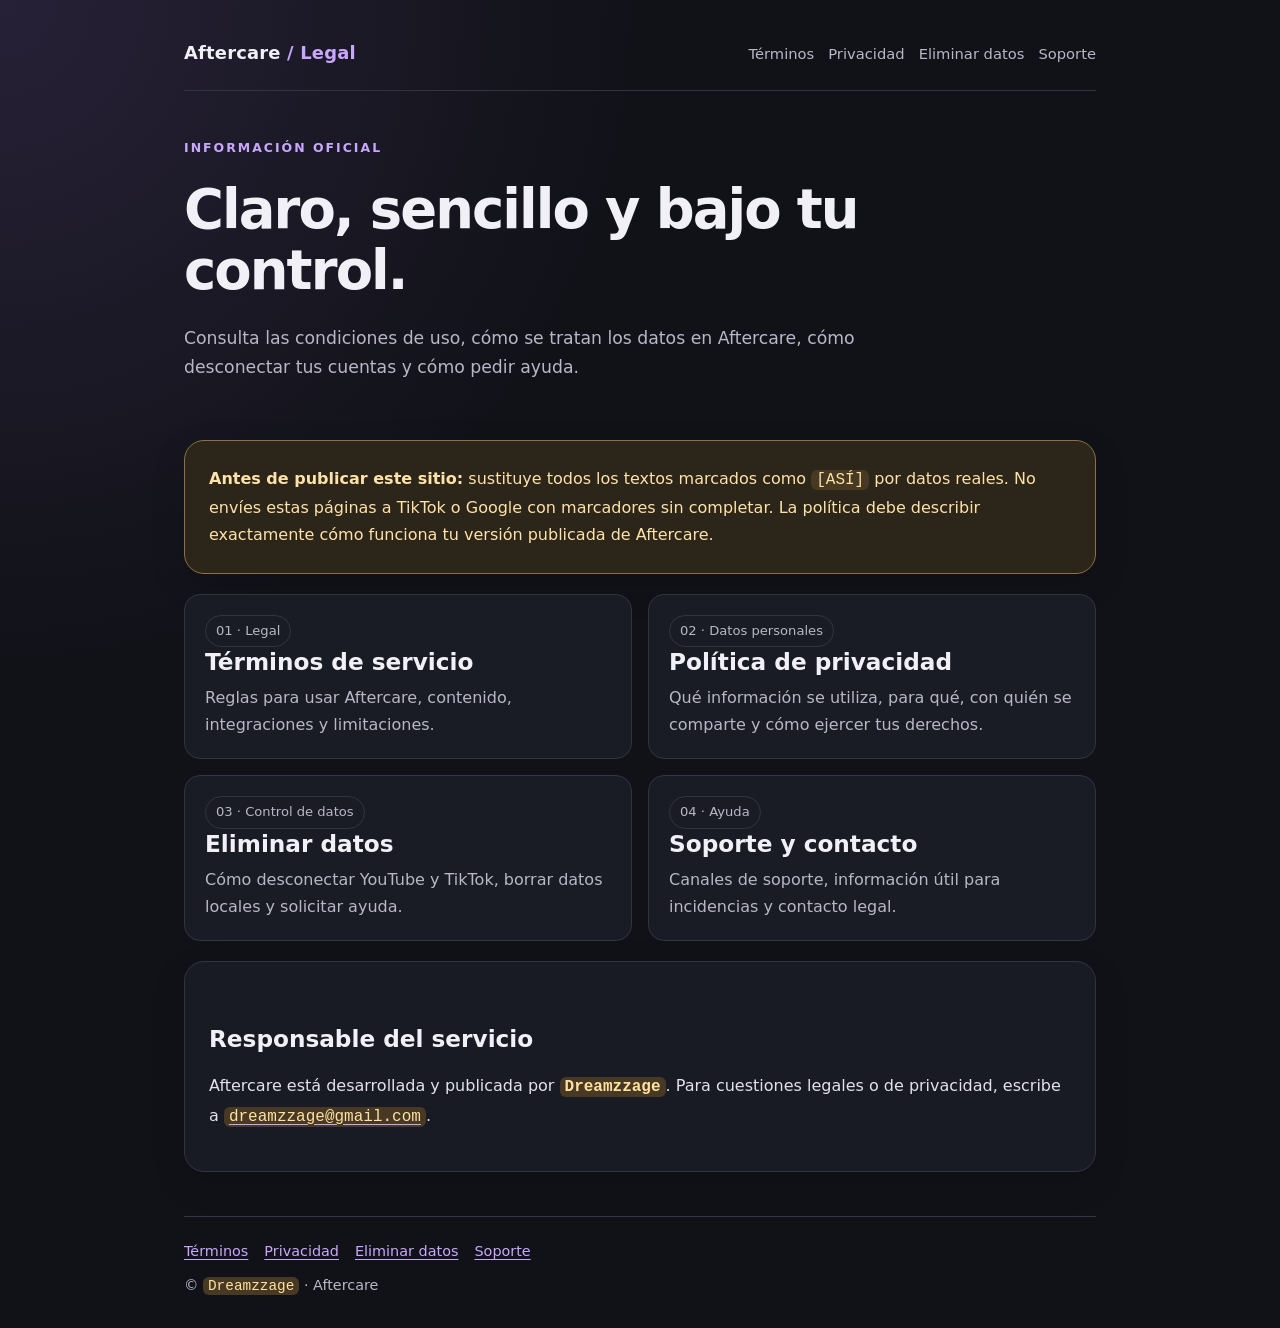
<file: index.html>
<!doctype html>
<html lang="es"><head><meta charset="utf-8"><meta name="viewport" content="width=device-width,initial-scale=1"><meta name="description" content="Información legal, privacidad, eliminación de datos y soporte de Aftercare."><title>Aftercare — Información legal</title><link rel="stylesheet" href="styles.css"></head>
<body><div class="wrap"><header class="top"><a class="brand" href="index.html">Aftercare<span> / Legal</span></a><nav aria-label="Navegación"><a href="terms.html">Términos</a><a href="privacy.html">Privacidad</a><a href="data-deletion.html">Eliminar datos</a><a href="support.html">Soporte</a></nav></header>
<main><section class="hero"><div class="eyebrow">Información oficial</div><h1>Claro, sencillo y bajo tu control.</h1><p class="lede">Consulta las condiciones de uso, cómo se tratan los datos en Aftercare, cómo desconectar tus cuentas y cómo pedir ayuda.</p></section>
<div class="card warning"><strong>Antes de publicar este sitio:</strong> sustituye todos los textos marcados como <span class="placeholder">[ASÍ]</span> por datos reales. No envíes estas páginas a TikTok o Google con marcadores sin completar. La política debe describir exactamente cómo funciona tu versión publicada de Aftercare.</div>
<div class="grid"><a class="tile" href="terms.html"><span class="pill">01 · Legal</span><h2>Términos de servicio</h2><p>Reglas para usar Aftercare, contenido, integraciones y limitaciones.</p></a><a class="tile" href="privacy.html"><span class="pill">02 · Datos personales</span><h2>Política de privacidad</h2><p>Qué información se utiliza, para qué, con quién se comparte y cómo ejercer tus derechos.</p></a><a class="tile" href="data-deletion.html"><span class="pill">03 · Control de datos</span><h2>Eliminar datos</h2><p>Cómo desconectar YouTube y TikTok, borrar datos locales y solicitar ayuda.</p></a><a class="tile" href="support.html"><span class="pill">04 · Ayuda</span><h2>Soporte y contacto</h2><p>Canales de soporte, información útil para incidencias y contacto legal.</p></a></div>
<section class="card"><h2>Responsable del servicio</h2><p>Aftercare está desarrollada y publicada por <strong><span class="placeholder">Dreamzzage</span></strong>. Para cuestiones legales o de privacidad, escribe a <a href="mailto:dreamzzage@gmail.com"><span class="placeholder">dreamzzage@gmail.com</span></a>.</p></section></main>
<footer class="footer"><div class="footerlinks"><a href="terms.html">Términos</a><a href="privacy.html">Privacidad</a><a href="data-deletion.html">Eliminar datos</a><a href="support.html">Soporte</a></div>© <span class="placeholder">Dreamzzage</span> · Aftercare</footer></div></body></html>
</file>
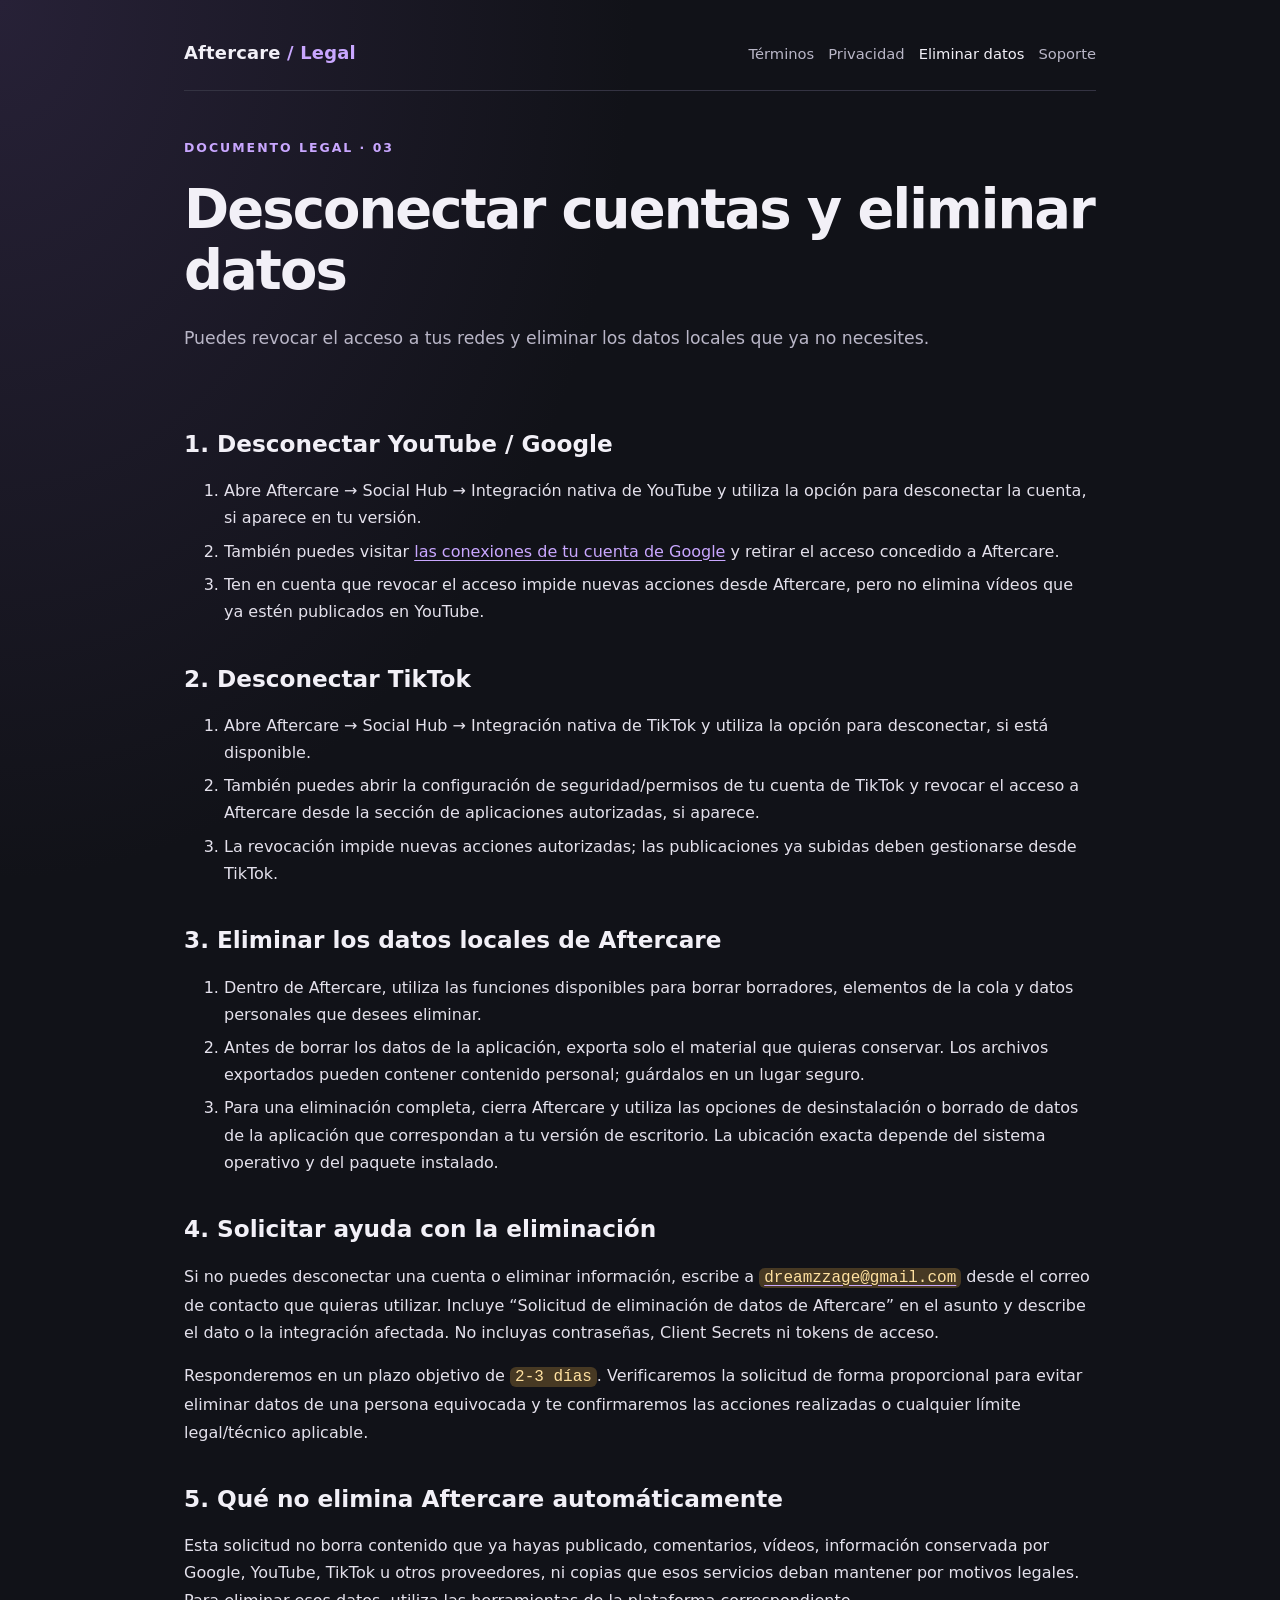
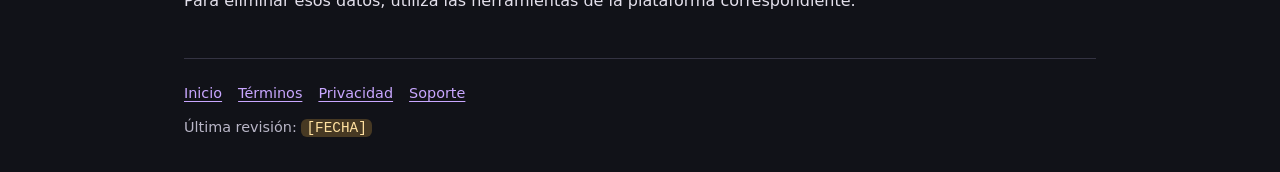
<file: data-deletion.html>
<!doctype html><html lang="es"><head><meta charset="utf-8"><meta name="viewport" content="width=device-width,initial-scale=1"><title>Eliminar datos — Aftercare</title><link rel="stylesheet" href="styles.css"></head><body><div class="wrap"><header class="top"><a class="brand" href="index.html">Aftercare<span> / Legal</span></a><nav><a href="terms.html">Términos</a><a href="privacy.html">Privacidad</a><a href="data-deletion.html" aria-current="page">Eliminar datos</a><a href="support.html">Soporte</a></nav></header><main><section class="hero"><div class="eyebrow">Documento legal · 03</div><h1>Desconectar cuentas y eliminar datos</h1><p class="lede">Puedes revocar el acceso a tus redes y eliminar los datos locales que ya no necesites.</p></section>
<h2>1. Desconectar YouTube / Google</h2><ol><li>Abre Aftercare → Social Hub → Integración nativa de YouTube y utiliza la opción para desconectar la cuenta, si aparece en tu versión.</li><li>También puedes visitar <a href="https://myaccount.google.com/connections" target="_blank" rel="noopener noreferrer">las conexiones de tu cuenta de Google</a> y retirar el acceso concedido a Aftercare.</li><li>Ten en cuenta que revocar el acceso impide nuevas acciones desde Aftercare, pero no elimina vídeos que ya estén publicados en YouTube.</li></ol>
<h2>2. Desconectar TikTok</h2><ol><li>Abre Aftercare → Social Hub → Integración nativa de TikTok y utiliza la opción para desconectar, si está disponible.</li><li>También puedes abrir la configuración de seguridad/permisos de tu cuenta de TikTok y revocar el acceso a Aftercare desde la sección de aplicaciones autorizadas, si aparece.</li><li>La revocación impide nuevas acciones autorizadas; las publicaciones ya subidas deben gestionarse desde TikTok.</li></ol>
<h2>3. Eliminar los datos locales de Aftercare</h2><ol><li>Dentro de Aftercare, utiliza las funciones disponibles para borrar borradores, elementos de la cola y datos personales que desees eliminar.</li><li>Antes de borrar los datos de la aplicación, exporta solo el material que quieras conservar. Los archivos exportados pueden contener contenido personal; guárdalos en un lugar seguro.</li><li>Para una eliminación completa, cierra Aftercare y utiliza las opciones de desinstalación o borrado de datos de la aplicación que correspondan a tu versión de escritorio. La ubicación exacta depende del sistema operativo y del paquete instalado.</li></ol>
<h2>4. Solicitar ayuda con la eliminación</h2><p>Si no puedes desconectar una cuenta o eliminar información, escribe a <a href="mailto:dreamzzage@gmail.com"><span class="placeholder">dreamzzage@gmail.com</span></a> desde el correo de contacto que quieras utilizar. Incluye “Solicitud de eliminación de datos de Aftercare” en el asunto y describe el dato o la integración afectada. No incluyas contraseñas, Client Secrets ni tokens de acceso.</p><p>Responderemos en un plazo objetivo de <span class="placeholder">2-3 días</span>. Verificaremos la solicitud de forma proporcional para evitar eliminar datos de una persona equivocada y te confirmaremos las acciones realizadas o cualquier límite legal/técnico aplicable.</p>
<h2>5. Qué no elimina Aftercare automáticamente</h2><p>Esta solicitud no borra contenido que ya hayas publicado, comentarios, vídeos, información conservada por Google, YouTube, TikTok u otros proveedores, ni copias que esos servicios deban mantener por motivos legales. Para eliminar esos datos, utiliza las herramientas de la plataforma correspondiente.</p></main><footer class="footer"><div class="footerlinks"><a href="index.html">Inicio</a><a href="terms.html">Términos</a><a href="privacy.html">Privacidad</a><a href="support.html">Soporte</a></div>Última revisión: <span class="placeholder">[FECHA]</span></footer></div></body></html>
</file>
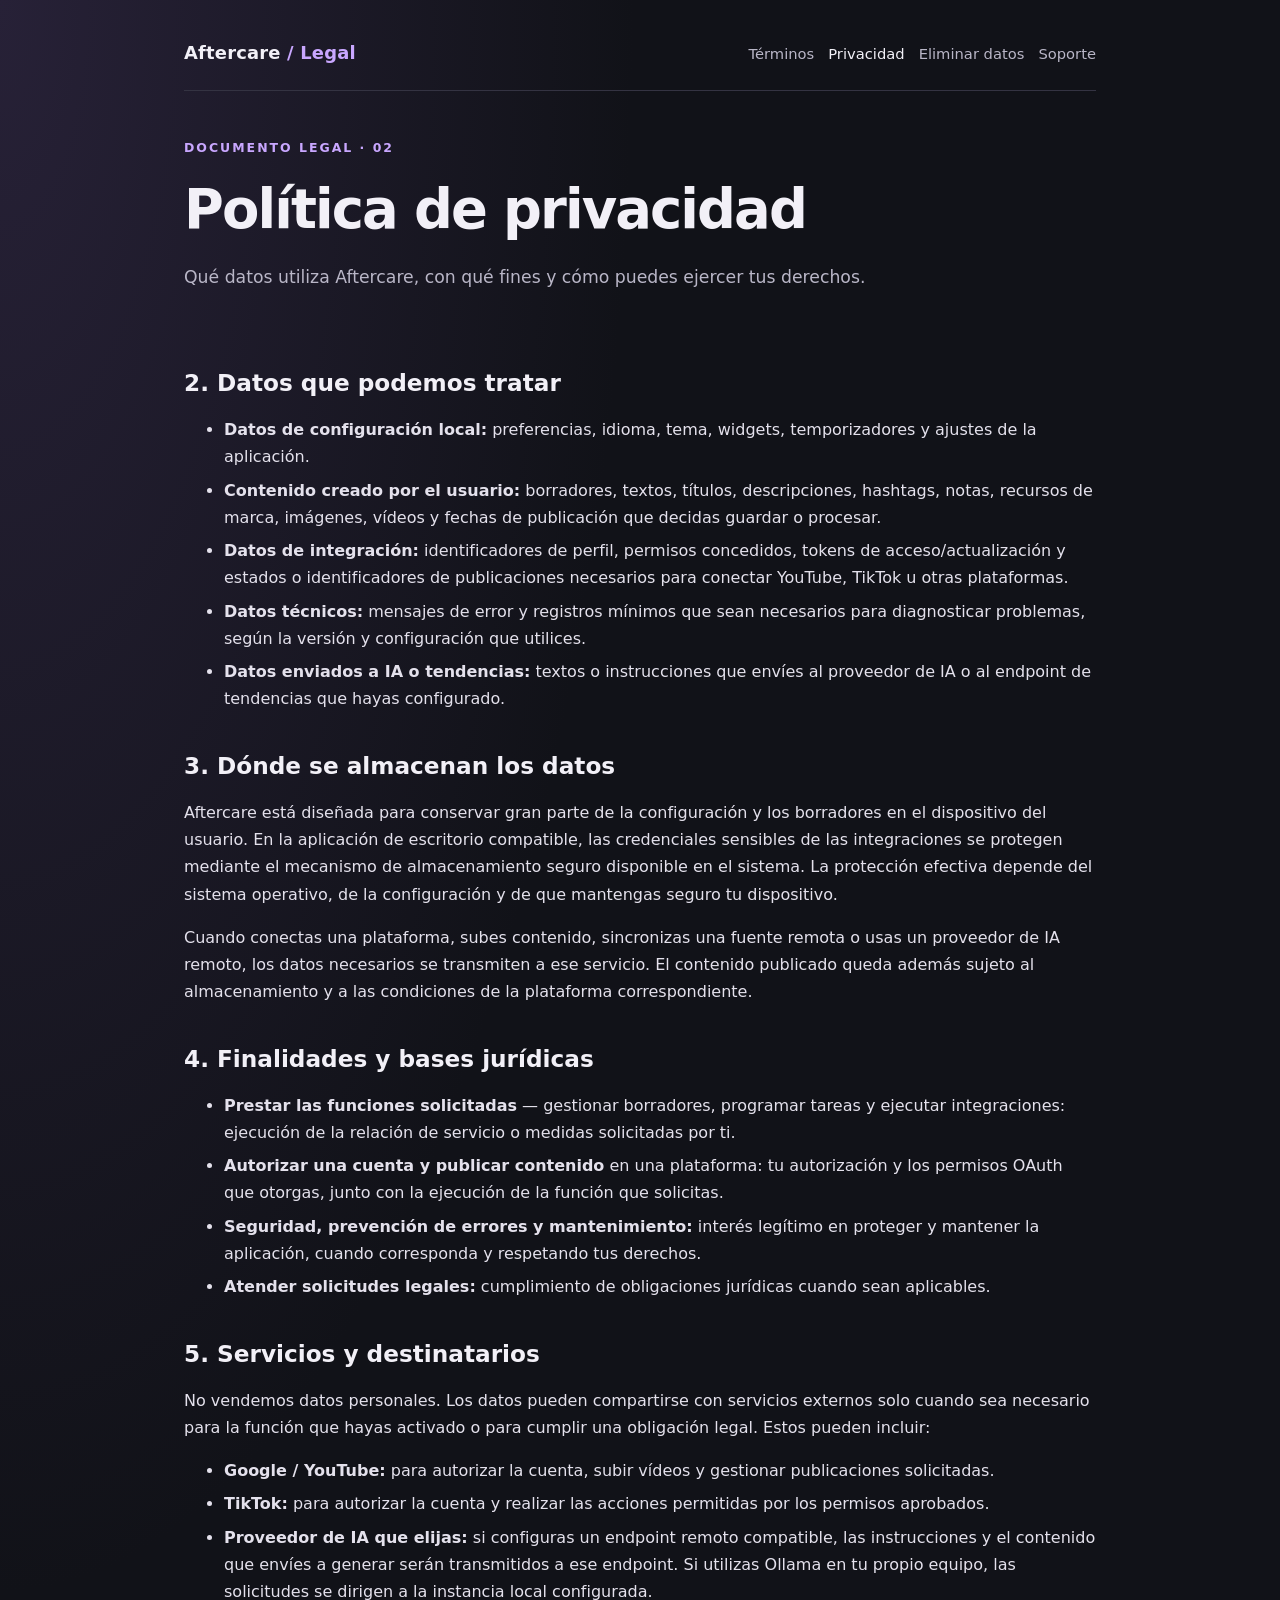
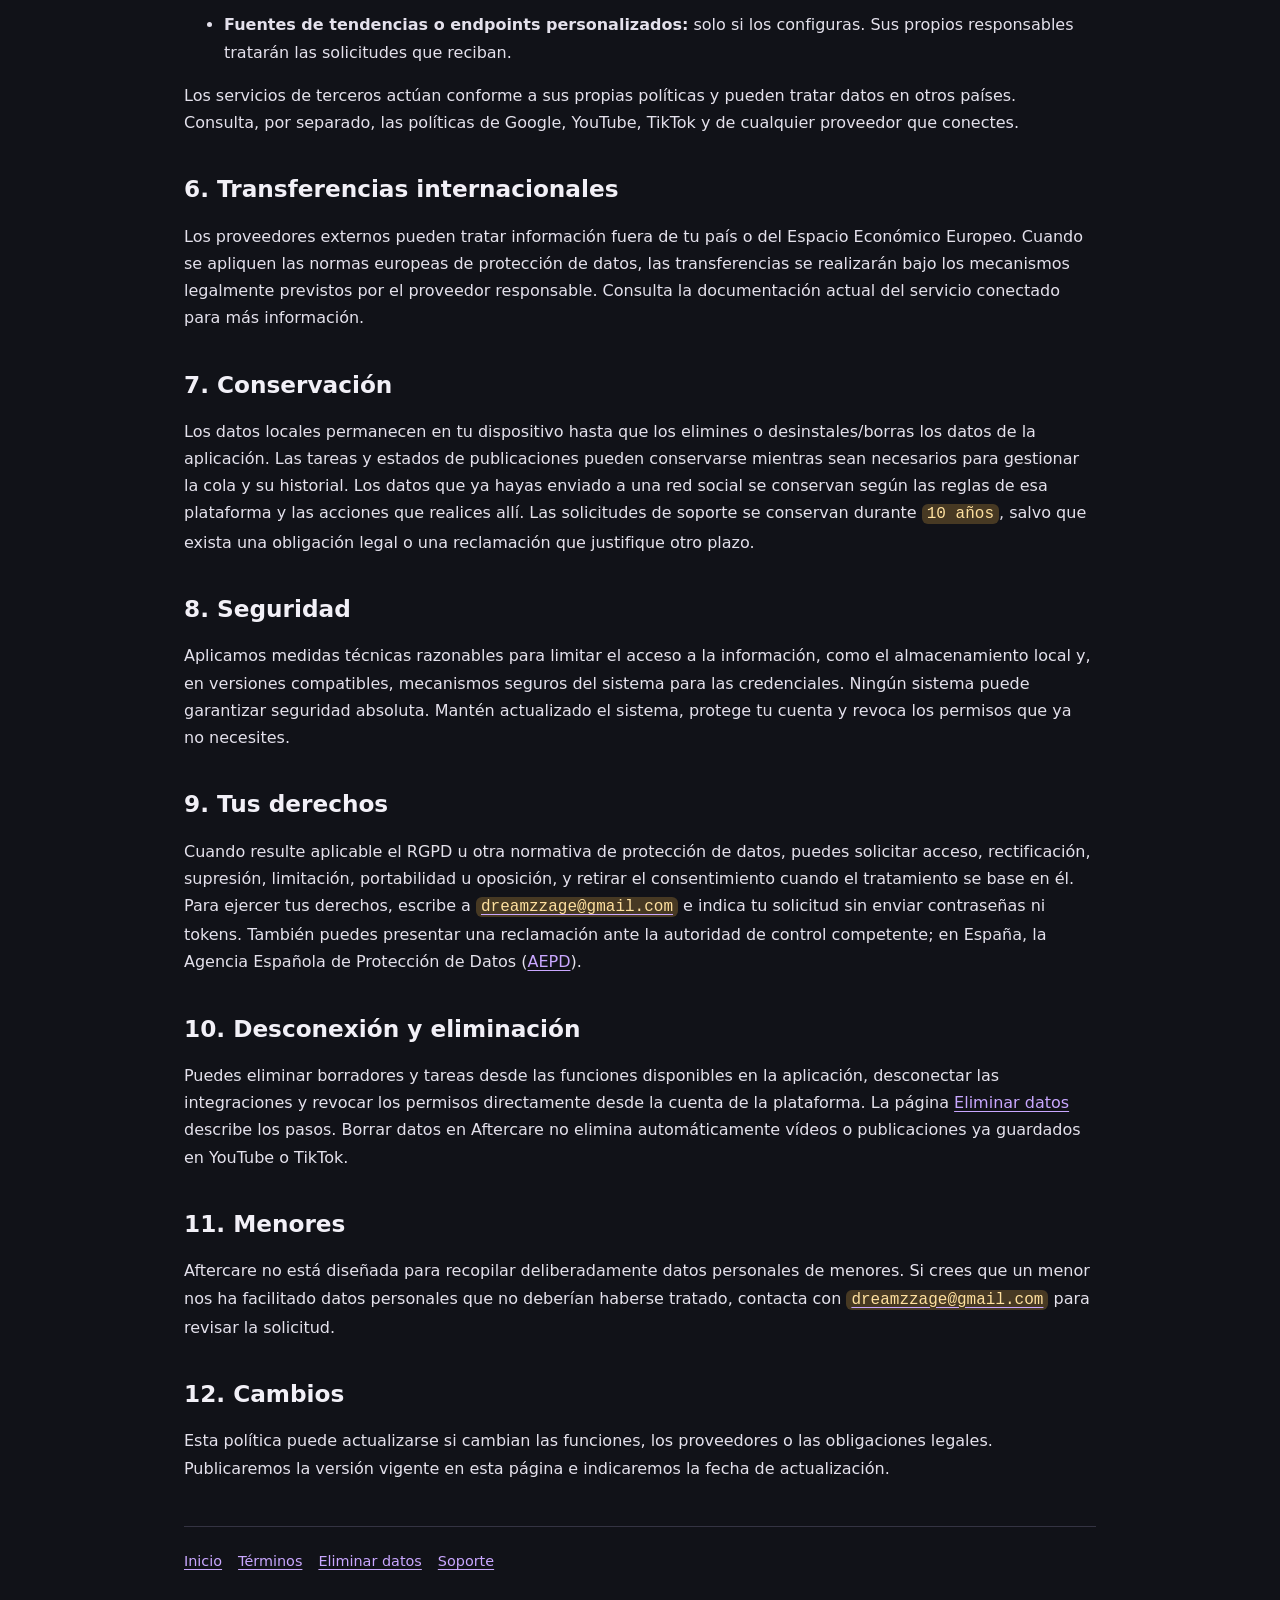
<file: privacy.html>
<!doctype html><html lang="es"><head><meta charset="utf-8"><meta name="viewport" content="width=device-width,initial-scale=1"><title>Política de privacidad — Aftercare</title><link rel="stylesheet" href="styles.css"></head><body><div class="wrap"><header class="top"><a class="brand" href="index.html">Aftercare<span> / Legal</span></a><nav><a href="terms.html">Términos</a><a href="privacy.html" aria-current="page">Privacidad</a><a href="data-deletion.html">Eliminar datos</a><a href="support.html">Soporte</a></nav></header><main><section class="hero"><div class="eyebrow">Documento legal · 02</div><h1>Política de privacidad</h1><p class="lede">Qué datos utiliza Aftercare, con qué fines y cómo puedes ejercer tus derechos.</p></section>
<h2>2. Datos que podemos tratar</h2><ul><li><strong>Datos de configuración local:</strong> preferencias, idioma, tema, widgets, temporizadores y ajustes de la aplicación.</li><li><strong>Contenido creado por el usuario:</strong> borradores, textos, títulos, descripciones, hashtags, notas, recursos de marca, imágenes, vídeos y fechas de publicación que decidas guardar o procesar.</li><li><strong>Datos de integración:</strong> identificadores de perfil, permisos concedidos, tokens de acceso/actualización y estados o identificadores de publicaciones necesarios para conectar YouTube, TikTok u otras plataformas.</li><li><strong>Datos técnicos:</strong> mensajes de error y registros mínimos que sean necesarios para diagnosticar problemas, según la versión y configuración que utilices.</li><li><strong>Datos enviados a IA o tendencias:</strong> textos o instrucciones que envíes al proveedor de IA o al endpoint de tendencias que hayas configurado.</li></ul>
<h2>3. Dónde se almacenan los datos</h2><p>Aftercare está diseñada para conservar gran parte de la configuración y los borradores en el dispositivo del usuario. En la aplicación de escritorio compatible, las credenciales sensibles de las integraciones se protegen mediante el mecanismo de almacenamiento seguro disponible en el sistema. La protección efectiva depende del sistema operativo, de la configuración y de que mantengas seguro tu dispositivo.</p><p>Cuando conectas una plataforma, subes contenido, sincronizas una fuente remota o usas un proveedor de IA remoto, los datos necesarios se transmiten a ese servicio. El contenido publicado queda además sujeto al almacenamiento y a las condiciones de la plataforma correspondiente.</p>
<h2>4. Finalidades y bases jurídicas</h2><ul><li><strong>Prestar las funciones solicitadas</strong> — gestionar borradores, programar tareas y ejecutar integraciones: ejecución de la relación de servicio o medidas solicitadas por ti.</li><li><strong>Autorizar una cuenta y publicar contenido</strong> en una plataforma: tu autorización y los permisos OAuth que otorgas, junto con la ejecución de la función que solicitas.</li><li><strong>Seguridad, prevención de errores y mantenimiento:</strong> interés legítimo en proteger y mantener la aplicación, cuando corresponda y respetando tus derechos.</li><li><strong>Atender solicitudes legales:</strong> cumplimiento de obligaciones jurídicas cuando sean aplicables.</li></ul>
<h2>5. Servicios y destinatarios</h2><p>No vendemos datos personales. Los datos pueden compartirse con servicios externos solo cuando sea necesario para la función que hayas activado o para cumplir una obligación legal. Estos pueden incluir:</p><ul><li><strong>Google / YouTube:</strong> para autorizar la cuenta, subir vídeos y gestionar publicaciones solicitadas.</li><li><strong>TikTok:</strong> para autorizar la cuenta y realizar las acciones permitidas por los permisos aprobados.</li><li><strong>Proveedor de IA que elijas:</strong> si configuras un endpoint remoto compatible, las instrucciones y el contenido que envíes a generar serán transmitidos a ese endpoint. Si utilizas Ollama en tu propio equipo, las solicitudes se dirigen a la instancia local configurada.</li><li><strong>Fuentes de tendencias o endpoints personalizados:</strong> solo si los configuras. Sus propios responsables tratarán las solicitudes que reciban.</li></ul><p>Los servicios de terceros actúan conforme a sus propias políticas y pueden tratar datos en otros países. Consulta, por separado, las políticas de Google, YouTube, TikTok y de cualquier proveedor que conectes.</p>
<h2>6. Transferencias internacionales</h2><p>Los proveedores externos pueden tratar información fuera de tu país o del Espacio Económico Europeo. Cuando se apliquen las normas europeas de protección de datos, las transferencias se realizarán bajo los mecanismos legalmente previstos por el proveedor responsable. Consulta la documentación actual del servicio conectado para más información.</p>
<h2>7. Conservación</h2><p>Los datos locales permanecen en tu dispositivo hasta que los elimines o desinstales/borras los datos de la aplicación. Las tareas y estados de publicaciones pueden conservarse mientras sean necesarios para gestionar la cola y su historial. Los datos que ya hayas enviado a una red social se conservan según las reglas de esa plataforma y las acciones que realices allí. Las solicitudes de soporte se conservan durante <span class="placeholder">10 años</span>, salvo que exista una obligación legal o una reclamación que justifique otro plazo.</p>
<h2>8. Seguridad</h2><p>Aplicamos medidas técnicas razonables para limitar el acceso a la información, como el almacenamiento local y, en versiones compatibles, mecanismos seguros del sistema para las credenciales. Ningún sistema puede garantizar seguridad absoluta. Mantén actualizado el sistema, protege tu cuenta y revoca los permisos que ya no necesites.</p>
<h2>9. Tus derechos</h2><p>Cuando resulte aplicable el RGPD u otra normativa de protección de datos, puedes solicitar acceso, rectificación, supresión, limitación, portabilidad u oposición, y retirar el consentimiento cuando el tratamiento se base en él. Para ejercer tus derechos, escribe a <a href="mailto:dreamzzage@gmail.com"><span class="placeholder">dreamzzage@gmail.com</span></a> e indica tu solicitud sin enviar contraseñas ni tokens. También puedes presentar una reclamación ante la autoridad de control competente; en España, la Agencia Española de Protección de Datos (<a href="https://www.aepd.es/" target="_blank" rel="noopener noreferrer">AEPD</a>).</p>
<h2>10. Desconexión y eliminación</h2><p>Puedes eliminar borradores y tareas desde las funciones disponibles en la aplicación, desconectar las integraciones y revocar los permisos directamente desde la cuenta de la plataforma. La página <a href="data-deletion.html">Eliminar datos</a> describe los pasos. Borrar datos en Aftercare no elimina automáticamente vídeos o publicaciones ya guardados en YouTube o TikTok.</p>
<h2>11. Menores</h2><p>Aftercare no está diseñada para recopilar deliberadamente datos personales de menores. Si crees que un menor nos ha facilitado datos personales que no deberían haberse tratado, contacta con <a href="mailto:dreamzzage@gmail.com"><span class="placeholder">dreamzzage@gmail.com</span></a> para revisar la solicitud.</p>
<h2>12. Cambios</h2><p>Esta política puede actualizarse si cambian las funciones, los proveedores o las obligaciones legales. Publicaremos la versión vigente en esta página e indicaremos la fecha de actualización.</p></main><footer class="footer"><div class="footerlinks"><a href="index.html">Inicio</a><a href="terms.html">Términos</a><a href="data-deletion.html">Eliminar datos</a><a href="support.html">Soporte</a></div</footer></div></body></html>
</file>
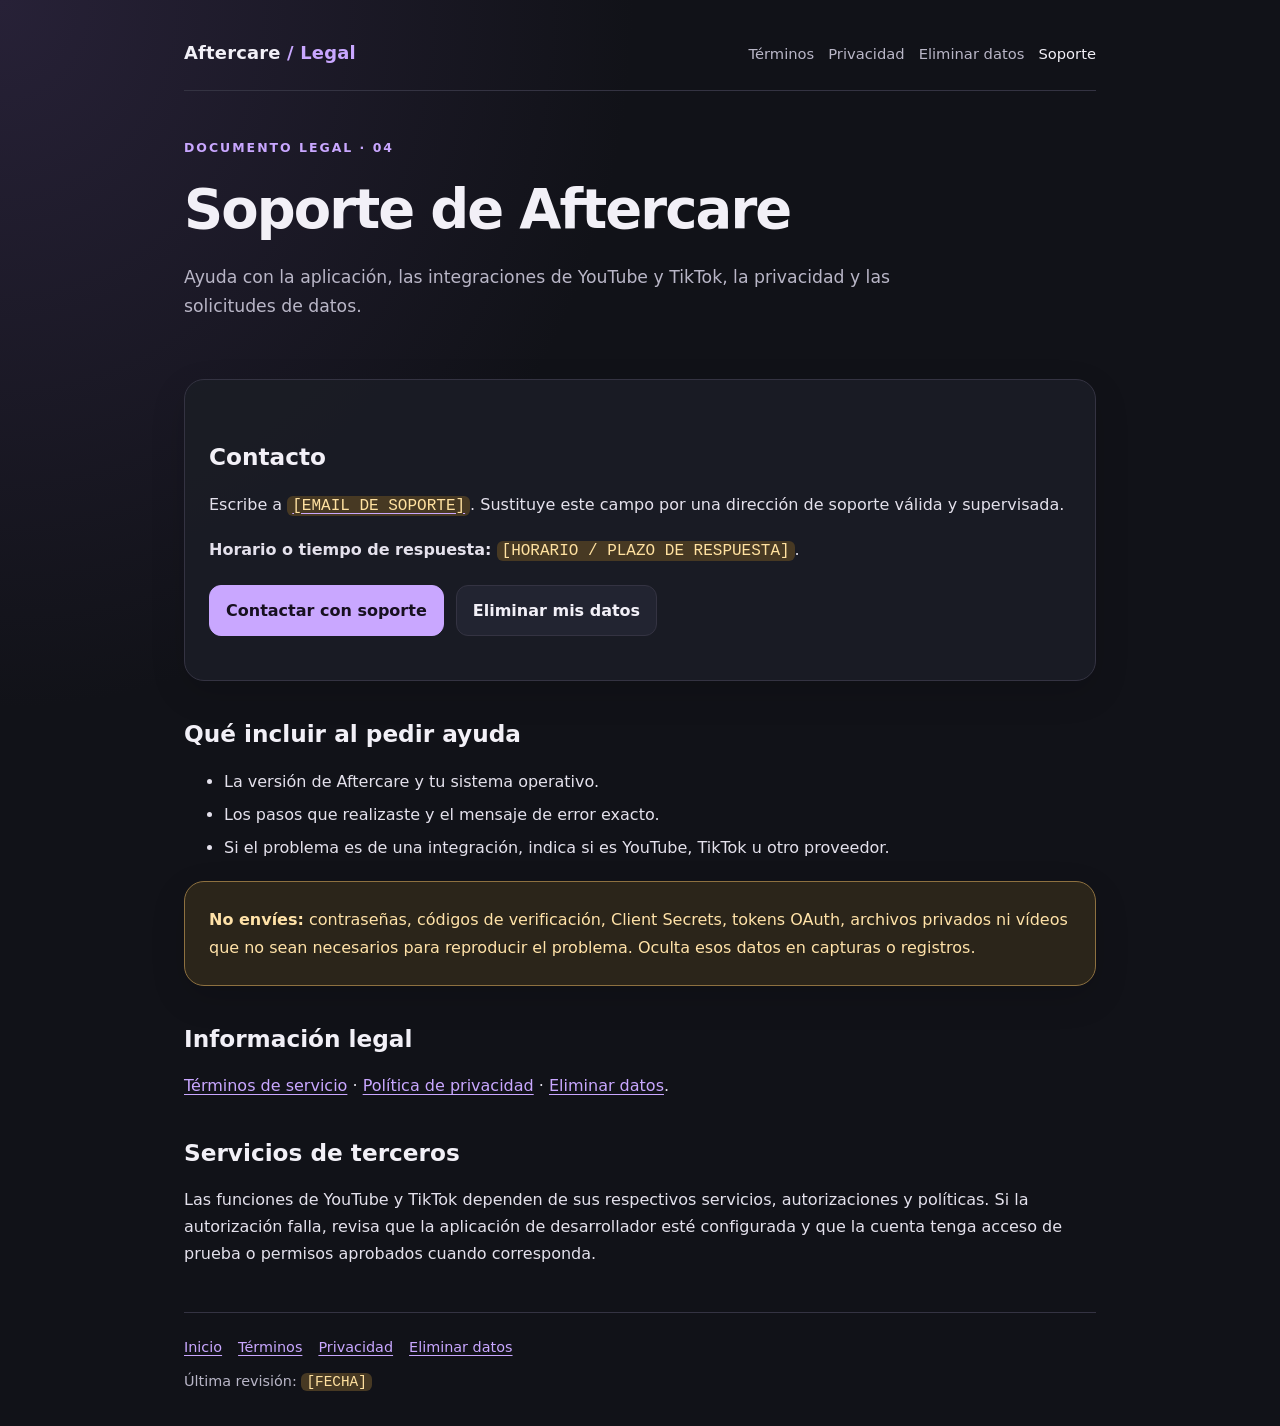
<file: support.html>
<!doctype html><html lang="es"><head><meta charset="utf-8"><meta name="viewport" content="width=device-width,initial-scale=1"><title>Soporte — Aftercare</title><link rel="stylesheet" href="styles.css"></head><body><div class="wrap"><header class="top"><a class="brand" href="index.html">Aftercare<span> / Legal</span></a><nav><a href="terms.html">Términos</a><a href="privacy.html">Privacidad</a><a href="data-deletion.html">Eliminar datos</a><a href="support.html" aria-current="page">Soporte</a></nav></header><main><section class="hero"><div class="eyebrow">Documento legal · 04</div><h1>Soporte de Aftercare</h1><p class="lede">Ayuda con la aplicación, las integraciones de YouTube y TikTok, la privacidad y las solicitudes de datos.</p></section>
<div class="card"><h2>Contacto</h2><p>Escribe a <a href="mailto:[EMAIL DE SOPORTE]"><span class="placeholder">[EMAIL DE SOPORTE]</span></a>. Sustituye este campo por una dirección de soporte válida y supervisada.</p><p><strong>Horario o tiempo de respuesta:</strong> <span class="placeholder">[HORARIO / PLAZO DE RESPUESTA]</span>.</p><div class="actions"><a class="button primary" href="mailto:[EMAIL DE SOPORTE]?subject=Soporte%20Aftercare">Contactar con soporte</a><a class="button" href="data-deletion.html">Eliminar mis datos</a></div></div>
<h2>Qué incluir al pedir ayuda</h2><ul><li>La versión de Aftercare y tu sistema operativo.</li><li>Los pasos que realizaste y el mensaje de error exacto.</li><li>Si el problema es de una integración, indica si es YouTube, TikTok u otro proveedor.</li></ul><div class="card warning"><strong>No envíes:</strong> contraseñas, códigos de verificación, Client Secrets, tokens OAuth, archivos privados ni vídeos que no sean necesarios para reproducir el problema. Oculta esos datos en capturas o registros.</div>
<h2>Información legal</h2><p><a href="terms.html">Términos de servicio</a> · <a href="privacy.html">Política de privacidad</a> · <a href="data-deletion.html">Eliminar datos</a>.</p><h2>Servicios de terceros</h2><p>Las funciones de YouTube y TikTok dependen de sus respectivos servicios, autorizaciones y políticas. Si la autorización falla, revisa que la aplicación de desarrollador esté configurada y que la cuenta tenga acceso de prueba o permisos aprobados cuando corresponda.</p></main><footer class="footer"><div class="footerlinks"><a href="index.html">Inicio</a><a href="terms.html">Términos</a><a href="privacy.html">Privacidad</a><a href="data-deletion.html">Eliminar datos</a></div>Última revisión: <span class="placeholder">[FECHA]</span></footer></div></body></html>
</file>
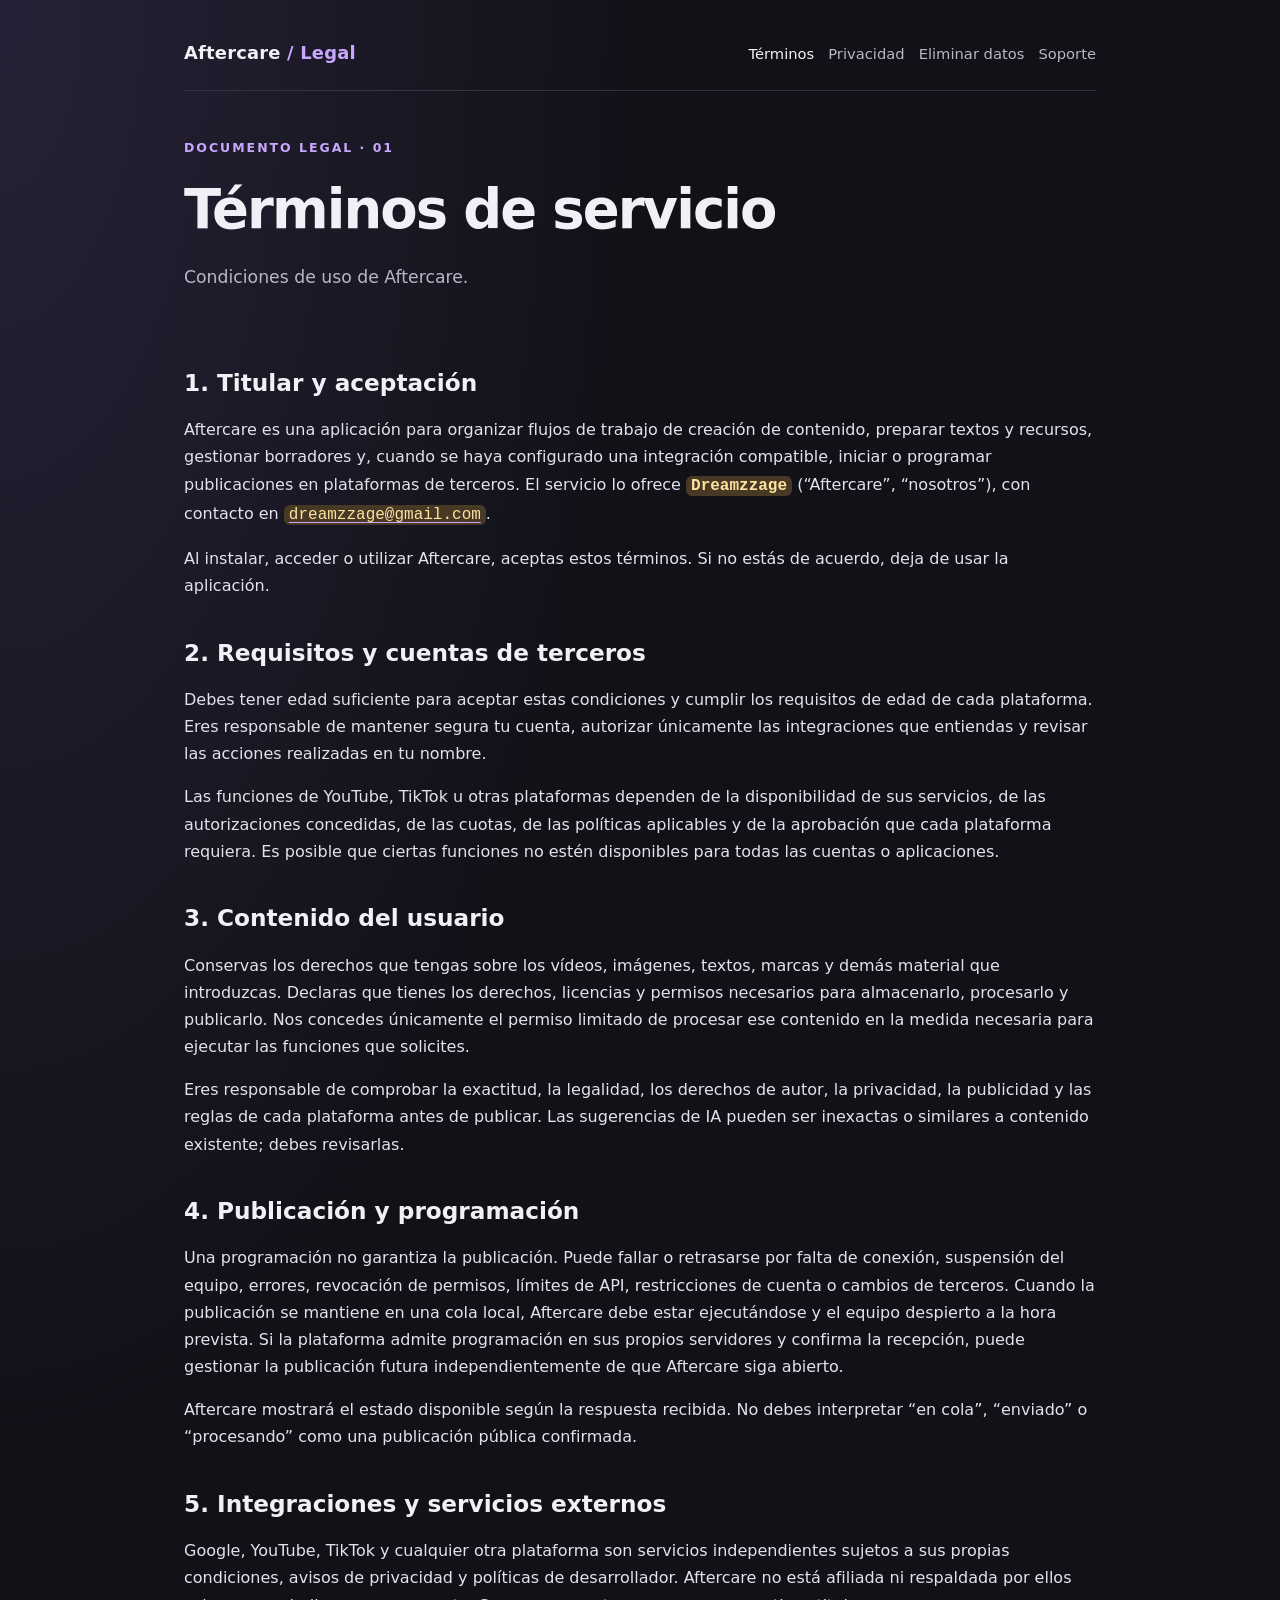
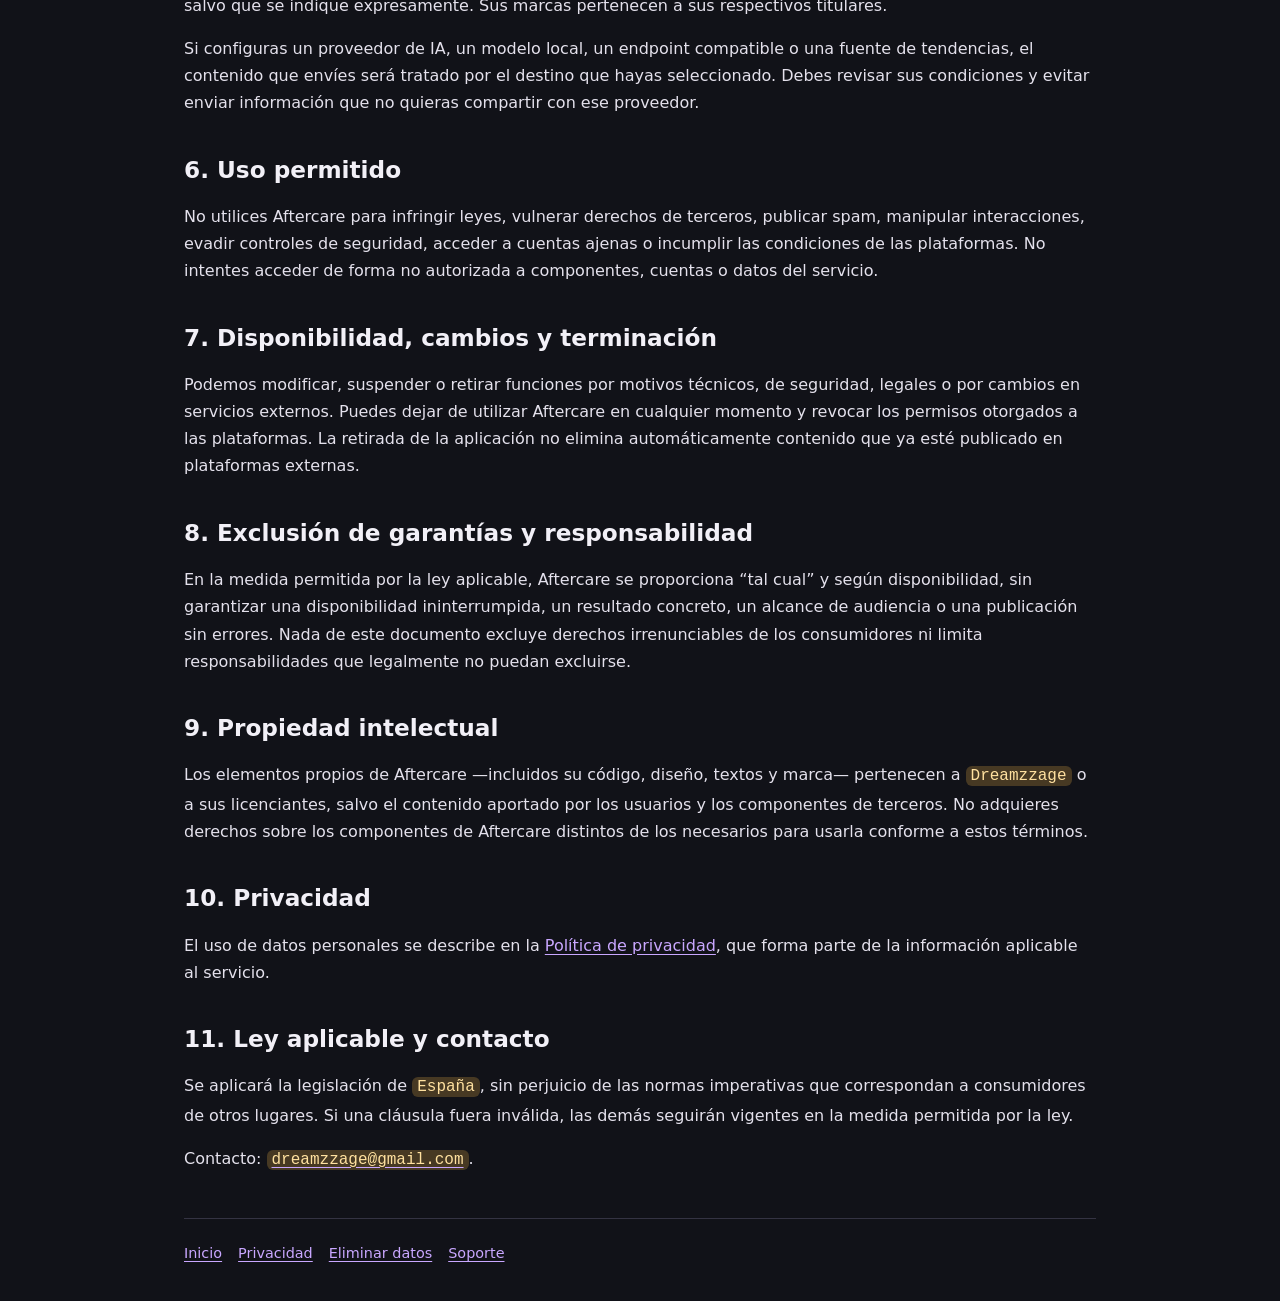
<file: terms.html>
<!doctype html><html lang="es"><head><meta charset="utf-8"><meta name="viewport" content="width=device-width,initial-scale=1"><title>Términos de servicio — Aftercare</title><link rel="stylesheet" href="styles.css"></head><body><div class="wrap"><header class="top"><a class="brand" href="index.html">Aftercare<span> / Legal</span></a><nav><a href="terms.html" aria-current="page">Términos</a><a href="privacy.html">Privacidad</a><a href="data-deletion.html">Eliminar datos</a><a href="support.html">Soporte</a></nav></header><main><section class="hero"><div class="eyebrow">Documento legal · 01</div><h1>Términos de servicio</h1><p class="lede">Condiciones de uso de Aftercare.</p></section>
<h2>1. Titular y aceptación</h2><p>Aftercare es una aplicación para organizar flujos de trabajo de creación de contenido, preparar textos y recursos, gestionar borradores y, cuando se haya configurado una integración compatible, iniciar o programar publicaciones en plataformas de terceros. El servicio lo ofrece <strong><span class="placeholder">Dreamzzage</span></strong> (“Aftercare”, “nosotros”), con contacto en <a href="mailto:dreamzzage@gmail.com"><span class="placeholder">dreamzzage@gmail.com</span></a>.</p><p>Al instalar, acceder o utilizar Aftercare, aceptas estos términos. Si no estás de acuerdo, deja de usar la aplicación.</p>
<h2>2. Requisitos y cuentas de terceros</h2><p>Debes tener edad suficiente para aceptar estas condiciones y cumplir los requisitos de edad de cada plataforma. Eres responsable de mantener segura tu cuenta, autorizar únicamente las integraciones que entiendas y revisar las acciones realizadas en tu nombre.</p><p>Las funciones de YouTube, TikTok u otras plataformas dependen de la disponibilidad de sus servicios, de las autorizaciones concedidas, de las cuotas, de las políticas aplicables y de la aprobación que cada plataforma requiera. Es posible que ciertas funciones no estén disponibles para todas las cuentas o aplicaciones.</p>
<h2>3. Contenido del usuario</h2><p>Conservas los derechos que tengas sobre los vídeos, imágenes, textos, marcas y demás material que introduzcas. Declaras que tienes los derechos, licencias y permisos necesarios para almacenarlo, procesarlo y publicarlo. Nos concedes únicamente el permiso limitado de procesar ese contenido en la medida necesaria para ejecutar las funciones que solicites.</p><p>Eres responsable de comprobar la exactitud, la legalidad, los derechos de autor, la privacidad, la publicidad y las reglas de cada plataforma antes de publicar. Las sugerencias de IA pueden ser inexactas o similares a contenido existente; debes revisarlas.</p>
<h2>4. Publicación y programación</h2><p>Una programación no garantiza la publicación. Puede fallar o retrasarse por falta de conexión, suspensión del equipo, errores, revocación de permisos, límites de API, restricciones de cuenta o cambios de terceros. Cuando la publicación se mantiene en una cola local, Aftercare debe estar ejecutándose y el equipo despierto a la hora prevista. Si la plataforma admite programación en sus propios servidores y confirma la recepción, puede gestionar la publicación futura independientemente de que Aftercare siga abierto.</p><p>Aftercare mostrará el estado disponible según la respuesta recibida. No debes interpretar “en cola”, “enviado” o “procesando” como una publicación pública confirmada.</p>
<h2>5. Integraciones y servicios externos</h2><p>Google, YouTube, TikTok y cualquier otra plataforma son servicios independientes sujetos a sus propias condiciones, avisos de privacidad y políticas de desarrollador. Aftercare no está afiliada ni respaldada por ellos salvo que se indique expresamente. Sus marcas pertenecen a sus respectivos titulares.</p><p>Si configuras un proveedor de IA, un modelo local, un endpoint compatible o una fuente de tendencias, el contenido que envíes será tratado por el destino que hayas seleccionado. Debes revisar sus condiciones y evitar enviar información que no quieras compartir con ese proveedor.</p>
<h2>6. Uso permitido</h2><p>No utilices Aftercare para infringir leyes, vulnerar derechos de terceros, publicar spam, manipular interacciones, evadir controles de seguridad, acceder a cuentas ajenas o incumplir las condiciones de las plataformas. No intentes acceder de forma no autorizada a componentes, cuentas o datos del servicio.</p>
<h2>7. Disponibilidad, cambios y terminación</h2><p>Podemos modificar, suspender o retirar funciones por motivos técnicos, de seguridad, legales o por cambios en servicios externos. Puedes dejar de utilizar Aftercare en cualquier momento y revocar los permisos otorgados a las plataformas. La retirada de la aplicación no elimina automáticamente contenido que ya esté publicado en plataformas externas.</p>
<h2>8. Exclusión de garantías y responsabilidad</h2><p>En la medida permitida por la ley aplicable, Aftercare se proporciona “tal cual” y según disponibilidad, sin garantizar una disponibilidad ininterrumpida, un resultado concreto, un alcance de audiencia o una publicación sin errores. Nada de este documento excluye derechos irrenunciables de los consumidores ni limita responsabilidades que legalmente no puedan excluirse.</p>
<h2>9. Propiedad intelectual</h2><p>Los elementos propios de Aftercare —incluidos su código, diseño, textos y marca— pertenecen a <span class="placeholder">Dreamzzage</span> o a sus licenciantes, salvo el contenido aportado por los usuarios y los componentes de terceros. No adquieres derechos sobre los componentes de Aftercare distintos de los necesarios para usarla conforme a estos términos.</p>
<h2>10. Privacidad</h2><p>El uso de datos personales se describe en la <a href="privacy.html">Política de privacidad</a>, que forma parte de la información aplicable al servicio.</p>
<h2>11. Ley aplicable y contacto</h2><p>Se aplicará la legislación de <span class="placeholder">España</span>, sin perjuicio de las normas imperativas que correspondan a consumidores de otros lugares. Si una cláusula fuera inválida, las demás seguirán vigentes en la medida permitida por la ley.</p><p>Contacto: <a href="mailto:dreamzzage@gmail.com"><span class="placeholder">dreamzzage@gmail.com</span></a>.</p></main><footer class="footer"><div class="footerlinks"><a href="index.html">Inicio</a><a href="privacy.html">Privacidad</a><a href="data-deletion.html">Eliminar datos</a><a href="support.html">Soporte</a></div></footer></div></body></html>
</file>
<file: styles.css>
:root{color-scheme:dark;--bg:#111218;--panel:#1a1c25;--panel2:#222431;--text:#f2f0f7;--muted:#b9b6c7;--accent:#c9a7ff;--border:#343342;--warning:#ffe2a8}*{box-sizing:border-box}html{scroll-behavior:smooth}body{margin:0;background:radial-gradient(ellipse at top left,#272137 0,transparent 35%),var(--bg);color:var(--text);font:16px/1.7 system-ui,-apple-system,Segoe UI,Roboto,sans-serif}a{color:var(--accent);text-underline-offset:3px}a:hover{color:#eadcff}.wrap{max-width:960px;margin:0 auto;padding:24px}.top{display:flex;align-items:center;justify-content:space-between;gap:20px;border-bottom:1px solid var(--border);padding:14px 0 22px}.brand{font-weight:800;letter-spacing:.2px;font-size:1.12rem;color:var(--text);text-decoration:none}.brand span{color:var(--accent)}nav{display:flex;gap:14px;flex-wrap:wrap;font-size:.92rem}nav a{color:var(--muted);text-decoration:none}nav a:hover,nav a[aria-current=page]{color:var(--text)}.hero{padding:46px 0 20px}.eyebrow{color:var(--accent);text-transform:uppercase;font-size:.78rem;letter-spacing:.16em;font-weight:800}.hero h1{font-size:clamp(2rem,6vw,3.4rem);line-height:1.12;letter-spacing:-.035em;margin:.4em 0}.lede{color:var(--muted);font-size:1.08rem;max-width:760px}.card{background:color-mix(in srgb,var(--panel) 93%,transparent);border:1px solid var(--border);border-radius:20px;padding:24px;margin:20px 0;box-shadow:0 12px 35px #0002}.warning{border-color:#8e7140;background:#2b251a;color:var(--warning)}h2{margin-top:1.65em;font-size:1.45rem;line-height:1.25}h3{font-size:1.1rem;margin-top:1.4em}p,li{color:#e4e1ec}li{margin:.38em 0}small,.muted,.meta{color:var(--muted)}.grid{display:grid;grid-template-columns:repeat(2,minmax(0,1fr));gap:16px}.tile{display:block;border:1px solid var(--border);background:var(--panel);border-radius:16px;padding:20px;text-decoration:none;color:var(--text);transition:transform .15s,border-color .15s}.tile:hover{transform:translateY(-2px);border-color:var(--accent)}.tile h2{margin:0 0 8px}.tile p{margin:0;color:var(--muted)}.pill{display:inline-flex;border:1px solid var(--border);border-radius:999px;padding:4px 10px;font-size:.82rem;color:var(--muted)}.footer{border-top:1px solid var(--border);margin-top:44px;padding:22px 0 12px;color:var(--muted);font-size:.9rem}.footerlinks{display:flex;gap:16px;flex-wrap:wrap;margin-bottom:10px}.placeholder{border-radius:6px;background:#473923;color:#ffe1a0;padding:1px 5px;font-family:ui-monospace,SFMono-Regular,monospace}.actions{display:flex;gap:12px;flex-wrap:wrap;margin:20px 0}.button{display:inline-flex;align-items:center;justify-content:center;padding:11px 16px;border:1px solid var(--border);border-radius:12px;background:var(--panel2);color:var(--text);text-decoration:none;font-weight:650}.button.primary{background:var(--accent);color:#171020;border-color:var(--accent)}code{background:#282633;border:1px solid var(--border);border-radius:5px;padding:2px 5px;font-size:.92em;overflow-wrap:anywhere}table{width:100%;border-collapse:collapse;display:block;overflow-x:auto}th,td{text-align:left;padding:12px;border-bottom:1px solid var(--border);vertical-align:top}th{color:var(--accent)}.toc{columns:2;gap:28px}.toc li{break-inside:avoid}@media(max-width:680px){.wrap{padding:16px}.top{align-items:flex-start;flex-direction:column}.hero{padding-top:30px}.grid{grid-template-columns:1fr}.card{padding:18px}.toc{columns:1}body{font-size:15px}}
</file>
